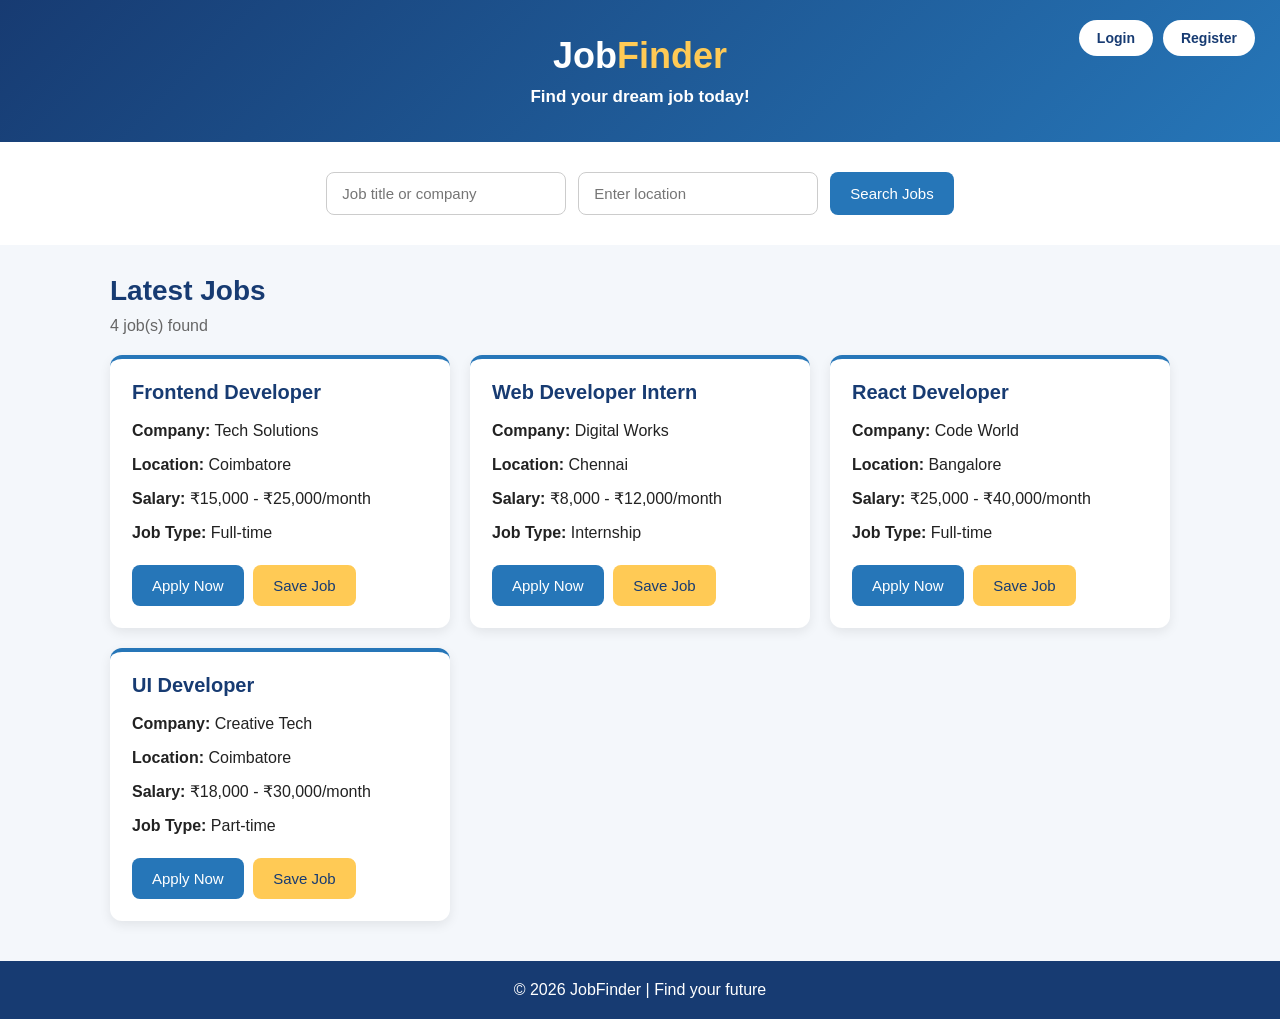
<file: index.html>
<!DOCTYPE html>
<html lang="en">
<head>
  <meta charset="UTF-8">
  <meta name="viewport" content="width=device-width, initial-scale=1.0">
  <title>Job Portal</title>
  <link rel="stylesheet" href="style.css">
</head>
<body>
  <header>
    <h1>Job<span>Finder</span></h1>
    <p>Find your dream job today!</p>
    <nav>
      <a href="login.html">Login</a>
      <a href="register.html">Register</a>
    </nav>
  </header>

  <section class="search">
    <input id="keyword" type="text" placeholder="Job title or company">
    <input id="location" type="text" placeholder="Enter location">
    <button onclick="searchJobs()">Search Jobs</button>
  </section>

  <main>
    <h2>Latest Jobs</h2>
    <p id="count">Available jobs</p>
    <div id="jobList" class="job-list"></div>
  </main>

  <footer>
    <p>© 2026 JobFinder | Find your future</p>
  </footer>

  <script src="script.js"></script>
</body>
</html>
</file>
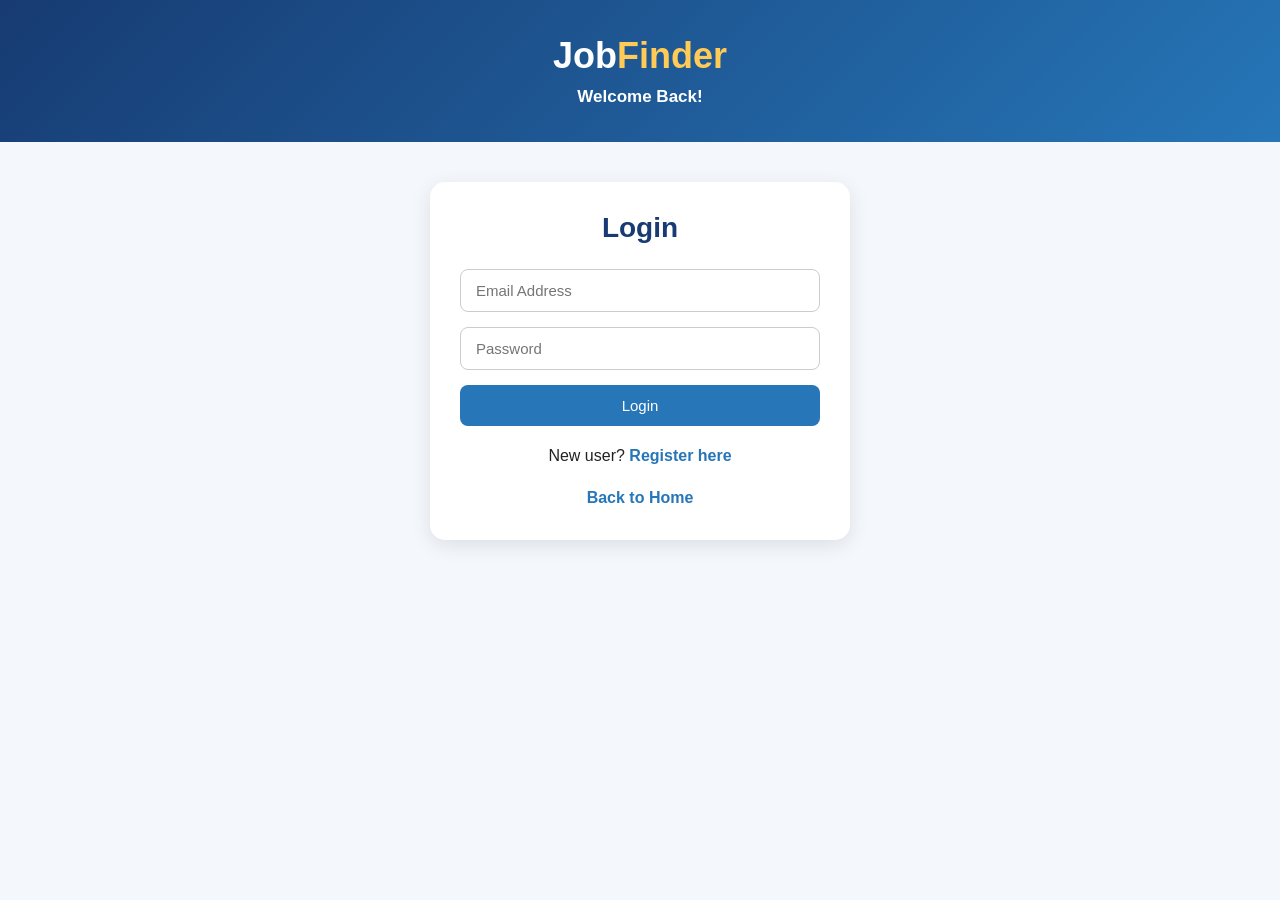
<file: login.html>
<!DOCTYPE html>
<html lang="en">
<head>
  <meta charset="UTF-8">
  <meta name="viewport" content="width=device-width, initial-scale=1.0">
  <title>JobFinder Login</title>
  <link rel="stylesheet" href="style.css">
</head>
<body>
  <header>
    <h1>Job<span>Finder</span></h1>
    <p>Welcome Back!</p>
  </header>

  <main class="login-box">
    <h2>Login</h2>

    <form id="loginForm">
      <input type="email" id="email" placeholder="Email Address" required>
      <input type="password" id="password" placeholder="Password" required>
      <button type="submit">Login</button>
    </form>

    <p id="message"></p>
    <p>New user? <a href="register.html">Register here</a></p>
    <p><a href="index.html">Back to Home</a></p>
  </main>

  <script>
    document.getElementById("loginForm").addEventListener("submit", function(event) {
      event.preventDefault();
      document.getElementById("message").textContent =
        "Login page is ready! Connect a backend to verify your account.";
    });
  </script>
</body>
</html>
</file>
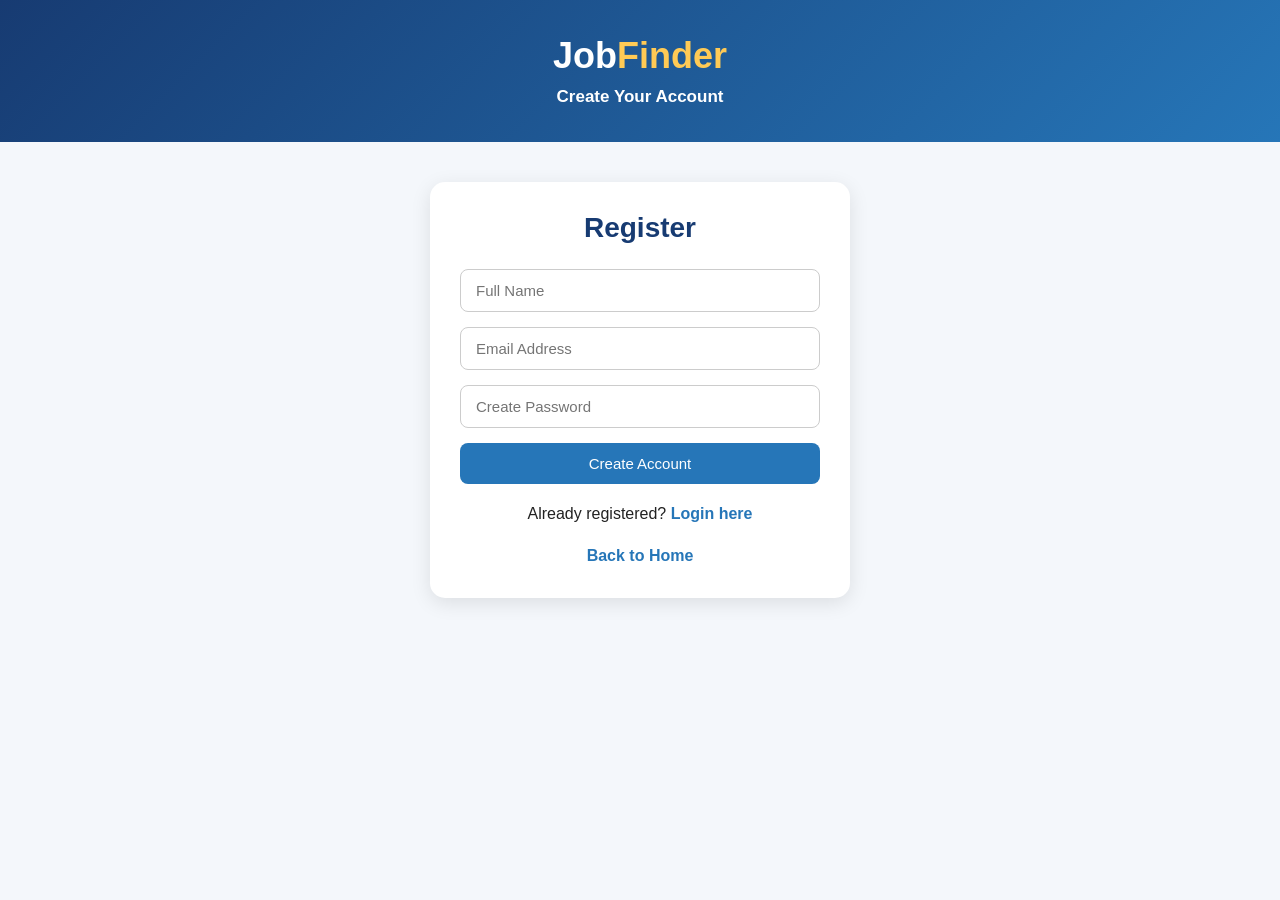
<file: register.html>
<!DOCTYPE html>
<html lang="en">
<head>
  <meta charset="UTF-8">
  <meta name="viewport" content="width=device-width, initial-scale=1.0">
  <title>JobFinder Register</title>
  <link rel="stylesheet" href="style.css">
</head>
<body>
  <header>
    <h1>Job<span>Finder</span></h1>
    <p>Create Your Account</p>
  </header>

  <main class="login-box">
    <h2>Register</h2>

    <form id="registerForm">
      <input type="text" id="name" placeholder="Full Name" required>
      <input type="email" id="email" placeholder="Email Address" required>
      <input type="password" id="password" placeholder="Create Password" minlength="6" required>
      <button type="submit">Create Account</button>
    </form>

    <p id="message"></p>
    <p>Already registered? <a href="login.html">Login here</a></p>
    <p><a href="index.html">Back to Home</a></p>
  </main>

  <script>
    document.getElementById("registerForm").addEventListener("submit", function(event) {
      event.preventDefault();

      document.getElementById("message").textContent =
        "Registration page is ready! A backend is needed to create and store accounts securely.";
    });
  </script>
</body>
</html>
</file>
<file: style.css>
* {
  margin: 0;
  padding: 0;
  box-sizing: border-box;
}

body {
  font-family: Arial, sans-serif;
  background: #f4f7fb;
  color: #222;
}

header {
  position: relative;
  background: linear-gradient(135deg, #173b72, #2676b8);
  color: white;
  text-align: center;
  padding: 35px 20px;
}

header h1 {
  font-size: 36px;
  margin-bottom: 10px;
}

header h1 span {
  color: #ffca55;
}

header p {
  color: #ffffff;
  font-size: 17px;
  font-weight: bold;
  margin-top: 8px;
}

nav {
  position: absolute;
  top: 20px;
  right: 25px;
  display: flex;
  gap: 10px;
}

nav a {
  color: #173b72;
  background: #ffffff;
  padding: 10px 18px;
  border-radius: 25px;
  text-decoration: none;
  font-size: 14px;
  font-weight: bold;
  transition: 0.3s;
}

nav a:hover {
  background: #ffca55;
  transform: translateY(-2px);
}

.search {
  display: flex;
  justify-content: center;
  flex-wrap: wrap;
  gap: 12px;
  padding: 30px 15px;
  background: white;
}

input {
  padding: 12px 15px;
  width: 240px;
  border: 1px solid #ccc;
  border-radius: 8px;
  font-size: 15px;
  outline: none;
}

input:focus {
  border-color: #2676b8;
}

button {
  background: #2676b8;
  color: white;
  border: none;
  border-radius: 8px;
  padding: 12px 20px;
  font-size: 15px;
  cursor: pointer;
  transition: 0.3s;
}

button:hover {
  background: #173b72;
}

main {
  max-width: 1100px;
  margin: 30px auto;
  padding: 0 20px;
}

main h2 {
  color: #173b72;
  font-size: 28px;
  margin-bottom: 10px;
}

#count {
  color: #666;
  margin-bottom: 20px;
}

.job-list {
  display: grid;
  grid-template-columns: repeat(auto-fit, minmax(260px, 1fr));
  gap: 20px;
}

.job-card {
  background: white;
  padding: 22px;
  border-radius: 12px;
  box-shadow: 0 4px 12px rgba(0, 0, 0, 0.08);
  border-top: 4px solid #2676b8;
}

.job-card h3 {
  color: #173b72;
  font-size: 20px;
  margin-bottom: 15px;
}

.job-card p {
  margin-bottom: 10px;
  line-height: 1.5;
}

.job-card button {
  margin-top: 10px;
  margin-right: 5px;
}

.job-card .save-btn {
  background: #ffca55;
  color: #173b72;
}

.job-card .save-btn:hover {
  background: #f0b735;
}

footer {
  background: #173b72;
  color: white;
  text-align: center;
  padding: 20px;
  margin-top: 40px;
}

/* Login and Register pages */
.login-box {
  max-width: 420px;
  margin: 40px auto;
  padding: 30px;
  background: white;
  border-radius: 15px;
  box-shadow: 0 5px 20px rgba(0, 0, 0, 0.1);
}

.login-box h2 {
  text-align: center;
  color: #173b72;
  margin-bottom: 25px;
}

.login-box form {
  display: flex;
  flex-direction: column;
  gap: 15px;
}

.login-box input {
  width: 100%;
}

.login-box button {
  width: 100%;
}

.login-box p {
  text-align: center;
  margin-top: 18px;
  line-height: 1.5;
}

.login-box a {
  color: #2676b8;
  font-weight: bold;
  text-decoration: none;
}

.login-box a:hover {
  text-decoration: underline;
}

#message {
  color: #267443;
  font-weight: bold;
}

/* Mobile responsive */
@media (max-width: 600px) {
  header {
    padding: 85px 15px 30px;
  }

  header h1 {
    font-size: 30px;
  }

  nav {
    top: 15px;
    right: 15px;
  }

  .search {
    flex-direction: column;
    align-items: center;
  }

  .search input,
  .search button {
    width: 100%;
    max-width: 350px;
  }

  main {
    padding: 0 15px;
  }

  .login-box {
    margin: 25px 15px;
    padding: 25px;
  }
}
</file>
